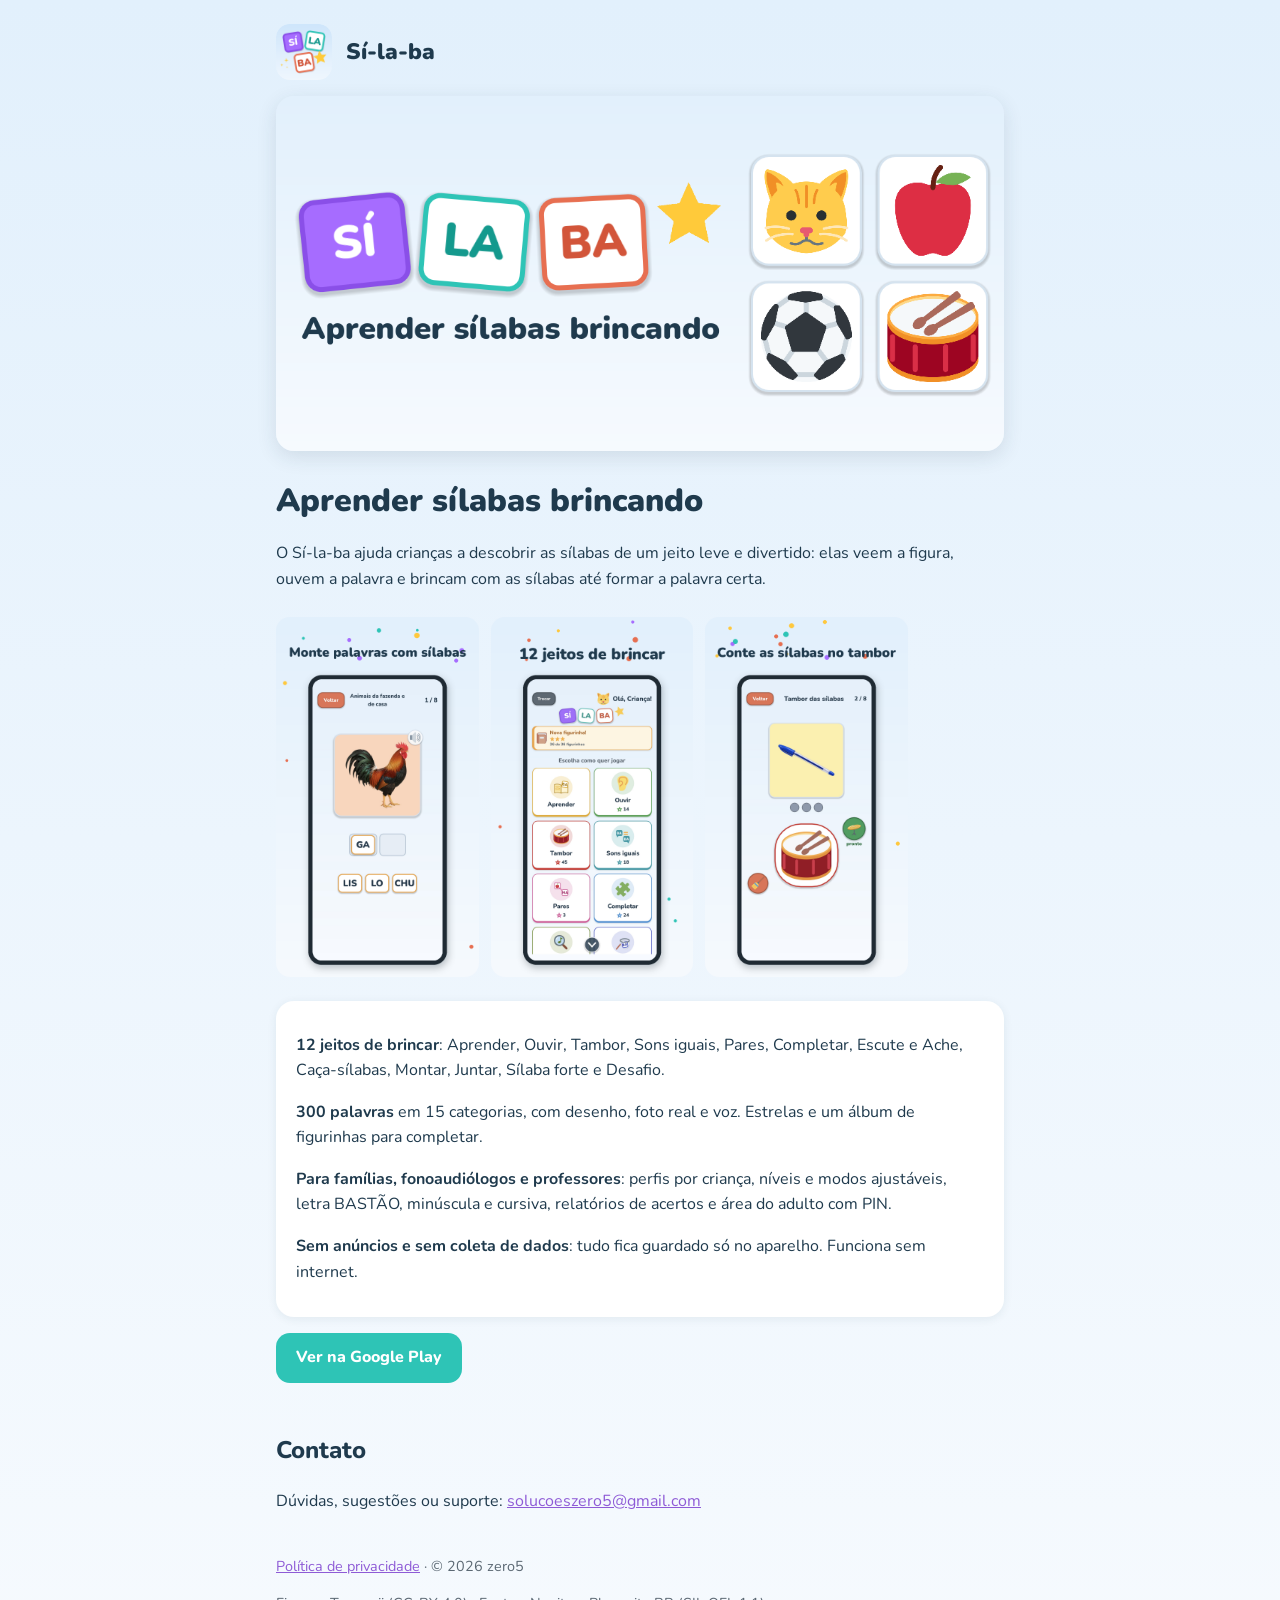
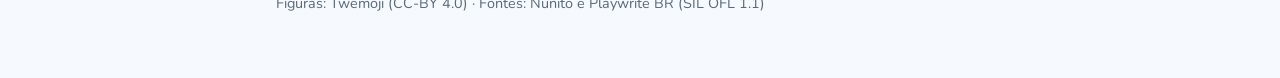
<file: index.html>
<!doctype html>
<html lang="pt-BR">
<head>
<meta charset="utf-8">
<meta name="viewport" content="width=device-width, initial-scale=1">
<title>Sí-la-ba — aprender sílabas brincando</title>
<meta name="description" content="Jogos de sílabas para crianças: monte palavras, conte sílabas e aprenda a ler brincando. Sem anúncios e sem coleta de dados.">
<link rel="icon" href="img/icone.png">
<link rel="preconnect" href="https://fonts.googleapis.com">
<link href="https://fonts.googleapis.com/css2?family=Nunito:wght@400;800;900&display=swap" rel="stylesheet">
<link rel="stylesheet" href="estilo.css">
</head>
<body>
<main>
<header><img src="img/icone.png" alt=""><a href="./">Sí-la-ba</a></header>
<img class="banner" src="img/banner.png" alt="Sí-la-ba: aprender sílabas brincando">
<h1>Aprender sílabas brincando</h1>
<p>O Sí-la-ba ajuda crianças a descobrir as sílabas de um jeito leve e divertido: elas veem a figura, ouvem a palavra e brincam com as sílabas até formar a palavra certa.</p>
<div class="telas">
<img src="img/tela1.png" alt="Montar palavras com sílabas">
<img src="img/tela2.png" alt="Os modos de jogo">
<img src="img/tela3.png" alt="Tambor das sílabas">
</div>
<div class="cartao">
<p><strong>12 jeitos de brincar</strong>: Aprender, Ouvir, Tambor, Sons iguais, Pares, Completar, Escute e Ache, Caça-sílabas, Montar, Juntar, Sílaba forte e Desafio.</p>
<p><strong>300 palavras</strong> em 15 categorias, com desenho, foto real e voz. Estrelas e um álbum de figurinhas para completar.</p>
<p><strong>Para famílias, fonoaudiólogos e professores</strong>: perfis por criança, níveis e modos ajustáveis, letra BASTÃO, minúscula e cursiva, relatórios de acertos e área do adulto com PIN.</p>
<p><strong>Sem anúncios e sem coleta de dados</strong>: tudo fica guardado só no aparelho. Funciona sem internet.</p>
</div>
<p><a class="botao" href="https://play.google.com/store/apps/details?id=com.zero5.silabas">Ver na Google Play</a></p>
<h2>Contato</h2>
<p>Dúvidas, sugestões ou suporte: <a href="mailto:solucoeszero5@gmail.com">solucoeszero5@gmail.com</a></p>
<footer>
<p><a href="privacidade.html">Política de privacidade</a> · © 2026 zero5</p>
<p>Figuras: Twemoji (CC-BY 4.0) · Fontes: Nunito e Playwrite BR (SIL OFL 1.1)</p>
</footer>
</main>
</body>
</html>
</file>
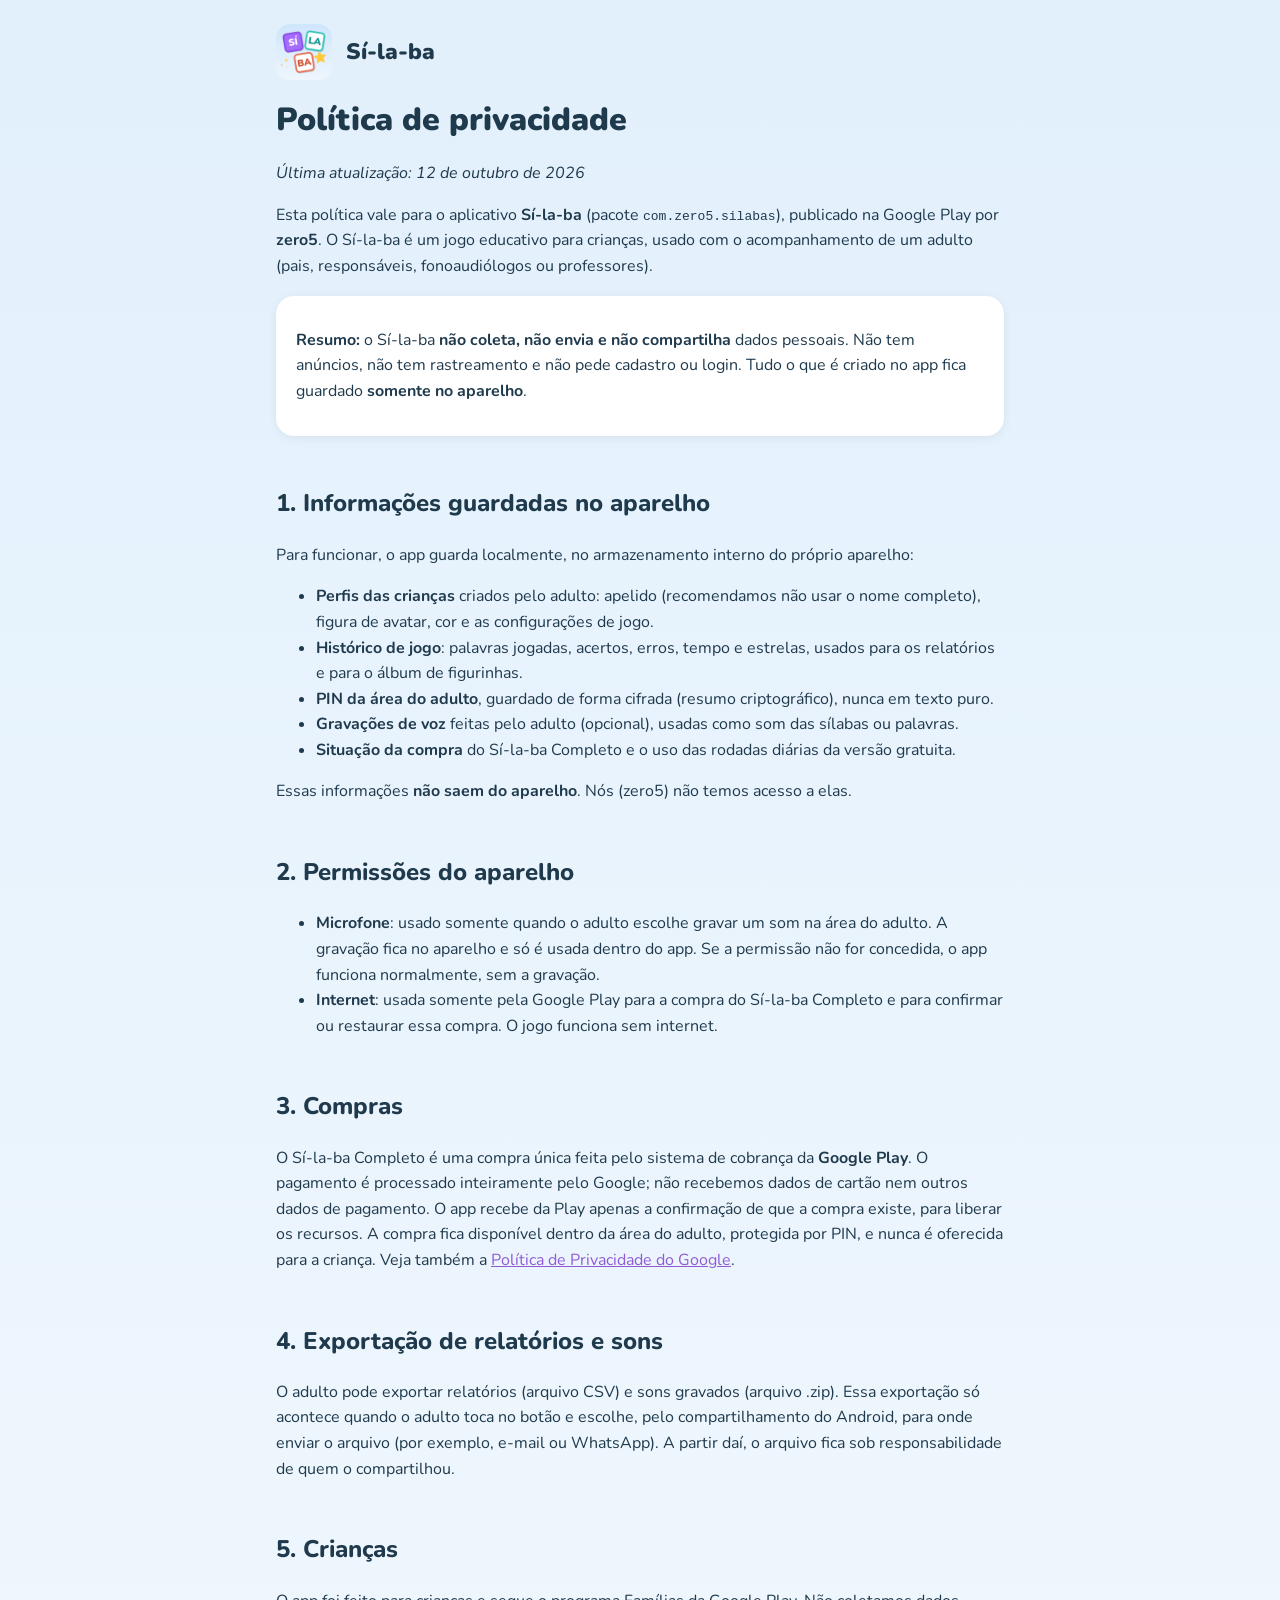
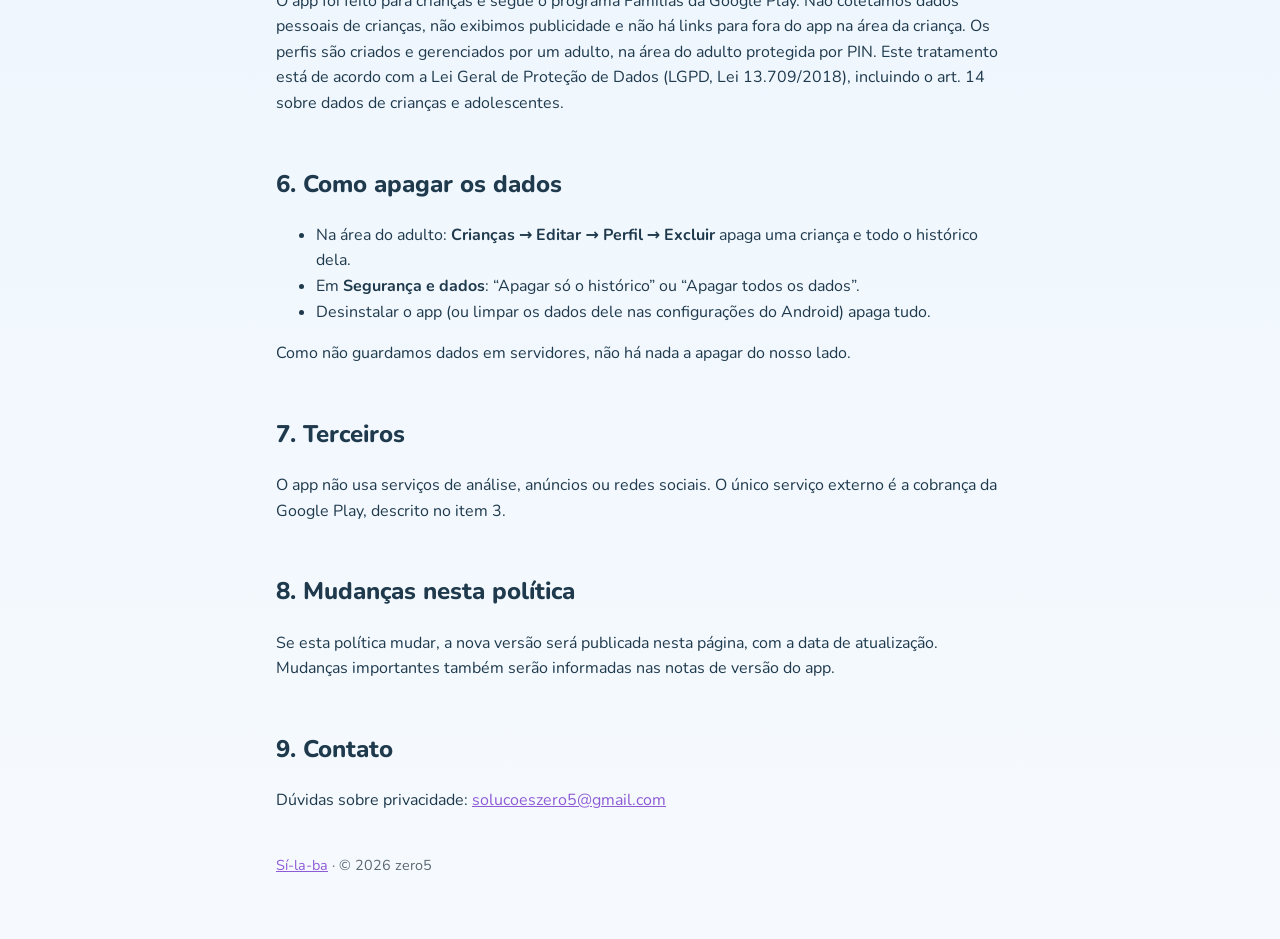
<file: privacidade.html>
<!doctype html>
<html lang="pt-BR">
<head>
<meta charset="utf-8">
<meta name="viewport" content="width=device-width, initial-scale=1">
<title>Política de privacidade — Sí-la-ba</title>
<link rel="icon" href="img/icone.png">
<link rel="preconnect" href="https://fonts.googleapis.com">
<link href="https://fonts.googleapis.com/css2?family=Nunito:wght@400;800;900&display=swap" rel="stylesheet">
<link rel="stylesheet" href="estilo.css">
</head>
<body>
<main>
<header><img src="img/icone.png" alt=""><a href="./">Sí-la-ba</a></header>
<h1>Política de privacidade</h1>
<p><em>Última atualização: 12 de outubro de 2026</em></p>

<p>Esta política vale para o aplicativo <strong>Sí-la-ba</strong> (pacote <code>com.zero5.silabas</code>), publicado na Google Play por <strong>zero5</strong>. O Sí-la-ba é um jogo educativo para crianças, usado com o acompanhamento de um adulto (pais, responsáveis, fonoaudiólogos ou professores).</p>

<div class="cartao">
<p><strong>Resumo:</strong> o Sí-la-ba <strong>não coleta, não envia e não compartilha</strong> dados pessoais. Não tem anúncios, não tem rastreamento e não pede cadastro ou login. Tudo o que é criado no app fica guardado <strong>somente no aparelho</strong>.</p>
</div>

<h2>1. Informações guardadas no aparelho</h2>
<p>Para funcionar, o app guarda localmente, no armazenamento interno do próprio aparelho:</p>
<ul>
<li><strong>Perfis das crianças</strong> criados pelo adulto: apelido (recomendamos não usar o nome completo), figura de avatar, cor e as configurações de jogo.</li>
<li><strong>Histórico de jogo</strong>: palavras jogadas, acertos, erros, tempo e estrelas, usados para os relatórios e para o álbum de figurinhas.</li>
<li><strong>PIN da área do adulto</strong>, guardado de forma cifrada (resumo criptográfico), nunca em texto puro.</li>
<li><strong>Gravações de voz</strong> feitas pelo adulto (opcional), usadas como som das sílabas ou palavras.</li>
<li><strong>Situação da compra</strong> do Sí-la-ba Completo e o uso das rodadas diárias da versão gratuita.</li>
</ul>
<p>Essas informações <strong>não saem do aparelho</strong>. Nós (zero5) não temos acesso a elas.</p>

<h2>2. Permissões do aparelho</h2>
<ul>
<li><strong>Microfone</strong>: usado somente quando o adulto escolhe gravar um som na área do adulto. A gravação fica no aparelho e só é usada dentro do app. Se a permissão não for concedida, o app funciona normalmente, sem a gravação.</li>
<li><strong>Internet</strong>: usada somente pela Google Play para a compra do Sí-la-ba Completo e para confirmar ou restaurar essa compra. O jogo funciona sem internet.</li>
</ul>

<h2>3. Compras</h2>
<p>O Sí-la-ba Completo é uma compra única feita pelo sistema de cobrança da <strong>Google Play</strong>. O pagamento é processado inteiramente pelo Google; não recebemos dados de cartão nem outros dados de pagamento. O app recebe da Play apenas a confirmação de que a compra existe, para liberar os recursos. A compra fica disponível dentro da área do adulto, protegida por PIN, e nunca é oferecida para a criança. Veja também a <a href="https://policies.google.com/privacy?hl=pt-BR">Política de Privacidade do Google</a>.</p>

<h2>4. Exportação de relatórios e sons</h2>
<p>O adulto pode exportar relatórios (arquivo CSV) e sons gravados (arquivo .zip). Essa exportação só acontece quando o adulto toca no botão e escolhe, pelo compartilhamento do Android, para onde enviar o arquivo (por exemplo, e-mail ou WhatsApp). A partir daí, o arquivo fica sob responsabilidade de quem o compartilhou.</p>

<h2>5. Crianças</h2>
<p>O app foi feito para crianças e segue o programa Famílias da Google Play. Não coletamos dados pessoais de crianças, não exibimos publicidade e não há links para fora do app na área da criança. Os perfis são criados e gerenciados por um adulto, na área do adulto protegida por PIN. Este tratamento está de acordo com a Lei Geral de Proteção de Dados (LGPD, Lei 13.709/2018), incluindo o art. 14 sobre dados de crianças e adolescentes.</p>

<h2>6. Como apagar os dados</h2>
<ul>
<li>Na área do adulto: <strong>Crianças → Editar → Perfil → Excluir</strong> apaga uma criança e todo o histórico dela.</li>
<li>Em <strong>Segurança e dados</strong>: “Apagar só o histórico” ou “Apagar todos os dados”.</li>
<li>Desinstalar o app (ou limpar os dados dele nas configurações do Android) apaga tudo.</li>
</ul>
<p>Como não guardamos dados em servidores, não há nada a apagar do nosso lado.</p>

<h2>7. Terceiros</h2>
<p>O app não usa serviços de análise, anúncios ou redes sociais. O único serviço externo é a cobrança da Google Play, descrito no item 3.</p>

<h2>8. Mudanças nesta política</h2>
<p>Se esta política mudar, a nova versão será publicada nesta página, com a data de atualização. Mudanças importantes também serão informadas nas notas de versão do app.</p>

<h2>9. Contato</h2>
<p>Dúvidas sobre privacidade: <a href="mailto:solucoeszero5@gmail.com">solucoeszero5@gmail.com</a></p>

<footer><p><a href="./">Sí-la-ba</a> · © 2026 zero5</p></footer>
</main>
</body>
</html>
</file>
<file: estilo.css>
:root{--fundo:#F6FAFE;--fundo2:#E2F0FC;--texto:#1F3A4D;--cinza:#5B6873;--roxo:#8E5BD6;--verde:#2EC4B6}
*{box-sizing:border-box}
body{margin:0;font-family:"Nunito",system-ui,sans-serif;color:var(--texto);background:linear-gradient(var(--fundo2),var(--fundo));line-height:1.6}
main{max-width:760px;margin:0 auto;padding:24px 16px 48px}
header{display:flex;align-items:center;gap:14px;margin-bottom:16px}
header img{width:56px;height:56px;border-radius:14px}
header a{color:var(--texto);text-decoration:none;font-weight:900;font-size:1.4rem}
h1{font-weight:900;line-height:1.2}
h2{font-weight:800;margin-top:2em}
a{color:var(--roxo)}
.banner{width:100%;border-radius:18px;box-shadow:0 6px 20px rgba(31,58,77,.12)}
.telas{display:flex;gap:12px;overflow-x:auto;padding:8px 0}
.telas img{height:360px;border-radius:14px}
.cartao{background:#fff;border-radius:18px;padding:16px 20px;box-shadow:0 2px 10px rgba(31,58,77,.08);margin:16px 0}
.botao{display:inline-block;background:var(--verde);color:#fff;text-decoration:none;font-weight:800;padding:12px 20px;border-radius:14px}
footer{margin-top:40px;color:var(--cinza);font-size:.9rem}
</file>
